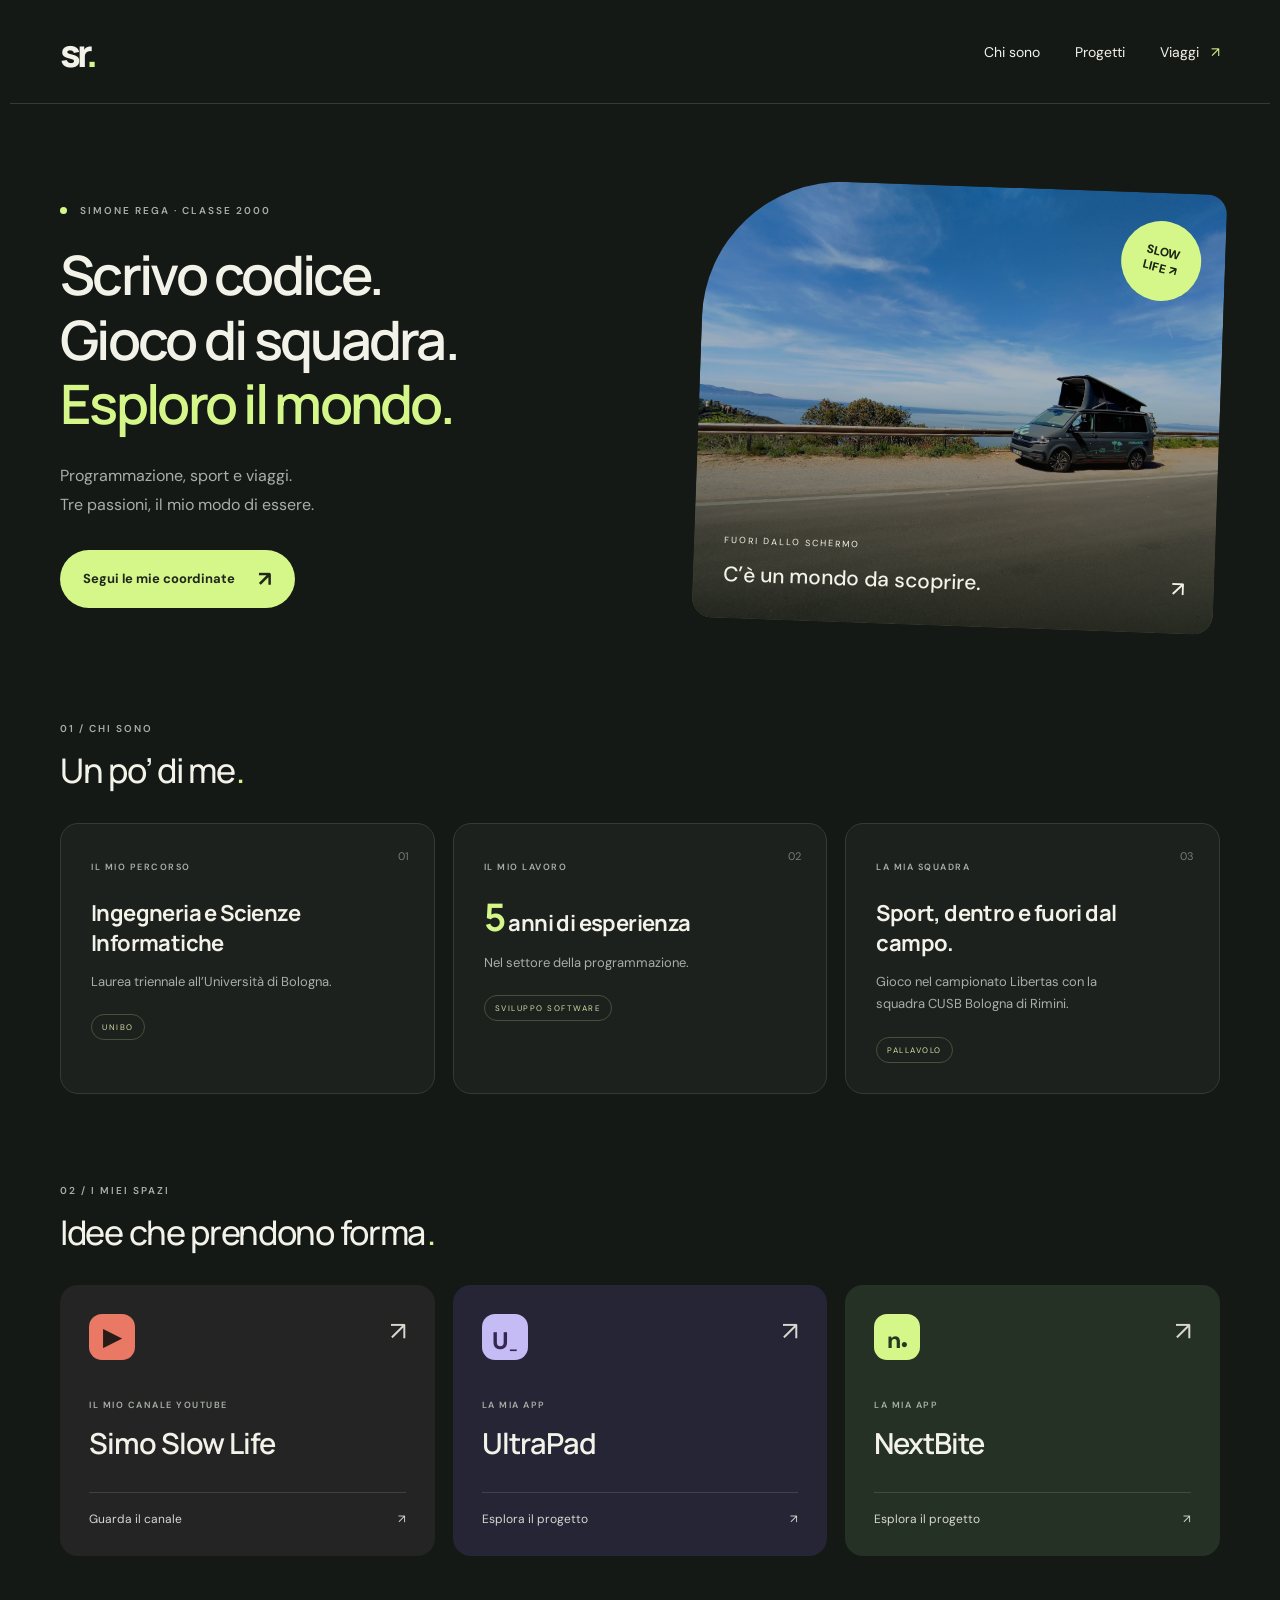
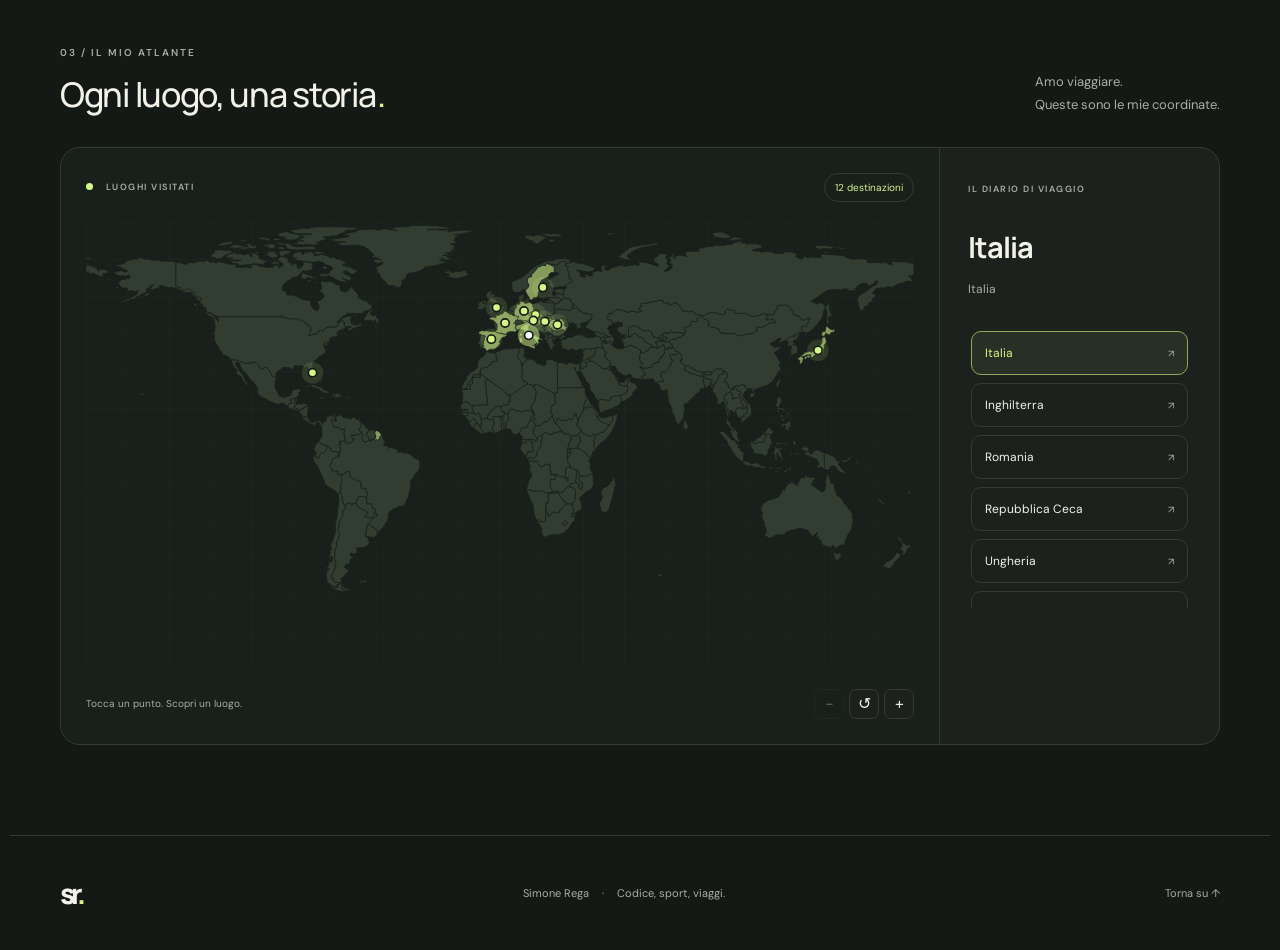
<file: index.html>
<!doctype html>
<html lang="it">
<head>
<meta charset="utf-8"><meta name="viewport" content="width=device-width, initial-scale=1">
<title>Simone Rega — Codice, sport, viaggi</title>
<meta name="description" content="Simone Rega, classe 2000. Programmazione, sport e viaggi. Scopri UltraPad, NextBite e Simo Slow Life.">
<meta name="theme-color" content="#151916">
<link rel="icon" href="assets/img/favicon.png"><link rel="stylesheet" href="assets/css/personal.css">
<script src="assets/js/personal.js" defer></script>
</head>
<body>
<a class="skip" href="#main">Vai al contenuto</a>
<header class="nav wrap"><a class="brand" href="#home" aria-label="Simone Rega, home">sr<span>.</span></a><nav aria-label="Navigazione principale"><a href="#about">Chi sono</a><a href="#projects">Progetti</a><a href="#travel">Viaggi <span>↗</span></a></nav></header>
<main id="main" class="wrap">
<section class="hero" id="home">
<div class="hero-copy"><p class="eyebrow"><span class="dot"></span> SIMONE REGA · CLASSE 2000</p><h1>Scrivo codice.<br>Gioco di squadra.<br><em>Esploro il mondo.</em></h1><p class="intro">Programmazione, sport e viaggi.<br>Tre passioni, il mio modo di essere.</p><a class="button" href="#travel">Segui le mie coordinate <span>↗</span></a></div>
<div class="hero-visual"><img src="assets/img/bg.jpeg" alt="Un camper sulla strada, tra il mare e le montagne" fetchpriority="high"><div class="photo-caption"><span>FUORI DALLO SCHERMO</span><strong>C’è un mondo da scoprire. <span>↗</span></strong></div><span class="photo-stamp" aria-hidden="true">SLOW<br>LIFE ↗</span></div>
</section>
<section id="about" class="about" aria-labelledby="about-title"><div class="section-heading"><p class="eyebrow">01 / CHI SONO</p><h2 id="about-title">Un po’ di me<span>.</span></h2></div><div class="bio-grid"><article class="bio-card"><span class="card-number">01</span><span class="small-label">IL MIO PERCORSO</span><h3>Ingegneria e Scienze Informatiche</h3><p>Laurea triennale all’Università di Bologna.</p><span class="tag">UNIBO</span></article><article class="bio-card"><span class="card-number">02</span><span class="small-label">IL MIO LAVORO</span><h3><span class="big-number">5</span> anni di esperienza</h3><p>Nel settore della programmazione.</p><span class="tag">SVILUPPO SOFTWARE</span></article><article class="bio-card"><span class="card-number">03</span><span class="small-label">LA MIA SQUADRA</span><h3>Sport, dentro e fuori dal campo.</h3><p>Gioco nel campionato Libertas con la squadra CUSB Bologna di Rimini.</p><span class="tag">PALLAVOLO</span></article></div></section>
<section id="projects" class="projects" aria-labelledby="projects-title"><div class="section-heading"><p class="eyebrow">02 / I MIEI SPAZI</p><h2 id="projects-title">Idee che prendono forma<span>.</span></h2></div><div class="project-grid"><a class="project-card youtube" href="https://www.youtube.com/@SimoSlowLife" target="_blank" rel="noopener noreferrer"><div class="card-top"><span class="project-icon" aria-hidden="true">▶</span><span class="out-arrow">↗</span></div><span class="small-label">IL MIO CANALE YOUTUBE</span><h3>Simo Slow Life</h3><span class="project-cta">Guarda il canale <span>↗</span></span></a><a class="project-card ultrapad" href="https://github.com/SimoRega/UltraPad" target="_blank" rel="noopener noreferrer"><div class="card-top"><span class="project-icon" aria-hidden="true">U<span>_</span></span><span class="out-arrow">↗</span></div><span class="small-label">LA MIA APP</span><h3>UltraPad</h3><span class="project-cta">Esplora il progetto <span>↗</span></span></a><a class="project-card nextbite" href="https://github.com/SimoRega/NextBite" target="_blank" rel="noopener noreferrer"><div class="card-top"><span class="project-icon" aria-hidden="true">n<span>●</span></span><span class="out-arrow">↗</span></div><span class="small-label">LA MIA APP</span><h3>NextBite</h3><span class="project-cta">Esplora il progetto <span>↗</span></span></a></div></section>
<section id="travel" class="travel" aria-labelledby="travel-title"><div class="section-heading travel-heading"><div><p class="eyebrow">03 / IL MIO ATLANTE</p><h2 id="travel-title">Ogni luogo, una storia<span>.</span></h2></div><p>Amo viaggiare.<br>Queste sono le mie coordinate.</p></div><div class="atlas"><div class="map-panel"><div class="map-top"><span class="small-label"><span class="dot"></span> LUOGHI VISITATI</span><span id="place-count">—</span></div><div class="map-viewport" id="map-viewport" aria-label="Mappa dei luoghi visitati"><svg id="travel-map" viewBox="0 0 1000 540" role="group" aria-label="Mappa del mondo con destinazioni selezionabili"><defs><pattern id="grid" width="50" height="45" patternUnits="userSpaceOnUse"><path d="M50 0H0V45" fill="none" stroke="#ffffff" stroke-opacity=".04"/></pattern></defs><rect width="1000" height="540" fill="url(#grid)"/><g id="map-land"></g><g id="map-pins"></g></svg></div><div class="map-bottom"><span>Tocca un punto. Scopri un luogo.</span><div class="map-controls" aria-label="Controlli mappa"><button id="zoom-out" aria-label="Riduci zoom">−</button><button id="zoom-reset" aria-label="Mostra tutto il mondo">↺</button><button id="zoom-in" aria-label="Aumenta zoom">+</button></div></div></div><aside class="destination-panel"><span class="small-label">IL DIARIO DI VIAGGIO</span><div id="destination-detail" aria-live="polite"><h3>Le mie tappe</h3><p>Seleziona una destinazione sulla mappa.</p></div><div id="destination-list" class="destination-list" aria-label="Destinazioni visitate"></div><p id="map-status" role="status">Caricamento delle destinazioni…</p></aside></div><noscript><p>Attiva JavaScript per esplorare le destinazioni sulla mappa.</p></noscript></section>
</main><footer class="wrap"><a class="brand" href="#home">sr<span>.</span></a><p>Simone Rega <span>·</span> Codice, sport, viaggi.</p><a href="#home">Torna su ↑</a></footer>
</body></html>
</file>
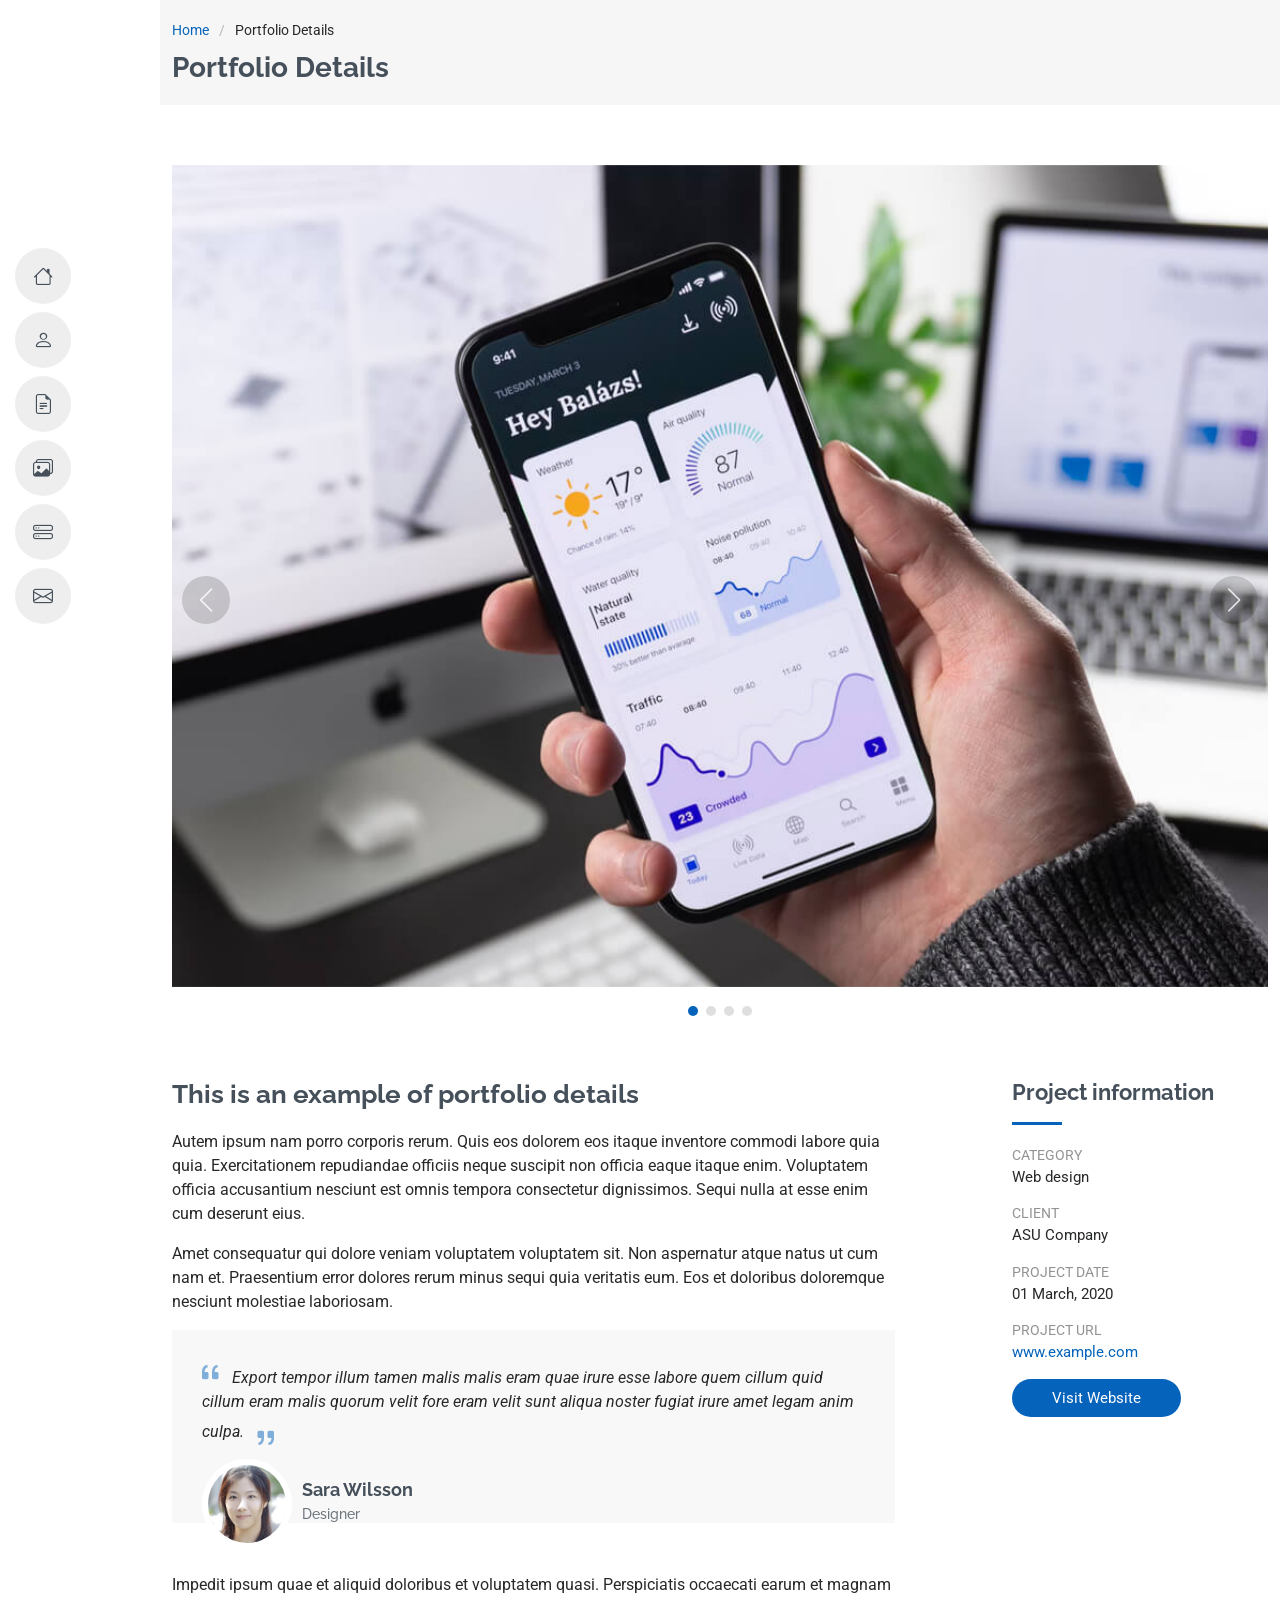
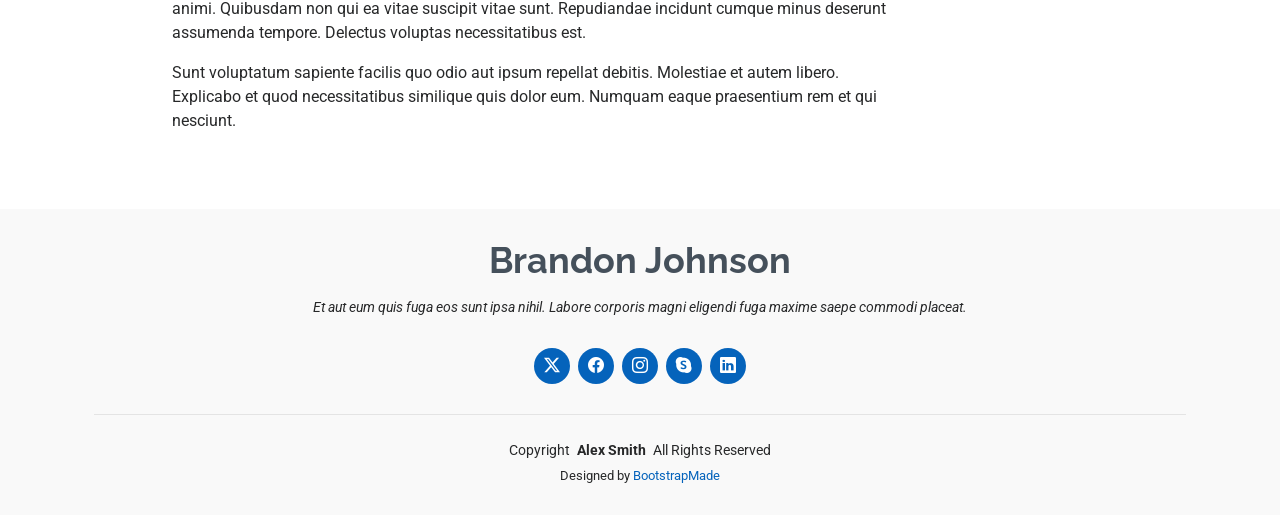
<file: portfolio-details.html>
<!DOCTYPE html>
<html lang="en">

<head>
  <meta charset="utf-8">
  <meta content="width=device-width, initial-scale=1.0" name="viewport">
  <title>Portfolio Details - MyResume Bootstrap Template</title>
  <meta content="" name="description">
  <meta content="" name="keywords">

  <!-- Favicons -->
  <link href="assets/img/favicon.png" rel="icon">
  <link href="assets/img/apple-touch-icon.png" rel="apple-touch-icon">

  <!-- Fonts -->
  <link href="https://fonts.googleapis.com" rel="preconnect">
  <link href="https://fonts.gstatic.com" rel="preconnect" crossorigin>
  <link href="https://fonts.googleapis.com/css2?family=Roboto:ital,wght@0,100;0,300;0,400;0,500;0,700;0,900;1,100;1,300;1,400;1,500;1,700;1,900&family=Poppins:ital,wght@0,100;0,200;0,300;0,400;0,500;0,600;0,700;0,800;0,900;1,100;1,200;1,300;1,400;1,500;1,600;1,700;1,800;1,900&family=Raleway:ital,wght@0,100;0,200;0,300;0,400;0,500;0,600;0,700;0,800;0,900;1,100;1,200;1,300;1,400;1,500;1,600;1,700;1,800;1,900&display=swap" rel="stylesheet">

  <!-- Vendor CSS Files -->
  <link href="assets/vendor/bootstrap/css/bootstrap.min.css" rel="stylesheet">
  <link href="assets/vendor/bootstrap-icons/bootstrap-icons.css" rel="stylesheet">
  <link href="assets/vendor/aos/aos.css" rel="stylesheet">
  <link href="assets/vendor/glightbox/css/glightbox.min.css" rel="stylesheet">
  <link href="assets/vendor/swiper/swiper-bundle.min.css" rel="stylesheet">

  <!-- Main CSS File -->
  <link href="assets/css/main.css" rel="stylesheet">

  <!-- =======================================================
  * Template Name: MyResume
  * Template URL: https://bootstrapmade.com/free-html-bootstrap-template-my-resume/
  * Updated: Jun 29 2024 with Bootstrap v5.3.3
  * Author: BootstrapMade.com
  * License: https://bootstrapmade.com/license/
  ======================================================== -->
</head>

<body class="portfolio-details-page">

  <header id="header" class="header d-flex flex-column justify-content-center">

    <i class="header-toggle d-xl-none bi bi-list"></i>

    <nav id="navmenu" class="navmenu">
      <ul>
        <li><a href="#hero"><i class="bi bi-house navicon"></i><span>Home</span></a></li>
        <li><a href="#about"><i class="bi bi-person navicon"></i><span>About</span></a></li>
        <li><a href="#resume"><i class="bi bi-file-earmark-text navicon"></i><span>Resume</span></a></li>
        <li><a href="#portfolio"><i class="bi bi-images navicon"></i><span>Portfolio</span></a></li>
        <li><a href="#services"><i class="bi bi-hdd-stack navicon"></i><span>Services</span></a></li>
        <li><a href="#contact"><i class="bi bi-envelope navicon"></i><span>Contact</span></a></li>
      </ul>
    </nav>

  </header>

  <main class="main">

    <!-- Page Title -->
    <div class="page-title" data-aos="fade">
      <div class="container">
        <nav class="breadcrumbs">
          <ol>
            <li><a href="index.html">Home</a></li>
            <li class="current">Portfolio Details</li>
          </ol>
        </nav>
        <h1>Portfolio Details</h1>
      </div>
    </div><!-- End Page Title -->

    <!-- Portfolio Details Section -->
    <section id="portfolio-details" class="portfolio-details section">

      <div class="container" data-aos="fade-up">

        <div class="portfolio-details-slider swiper init-swiper">
          <script type="application/json" class="swiper-config">
            {
              "loop": true,
              "speed": 600,
              "autoplay": {
                "delay": 5000
              },
              "slidesPerView": "auto",
              "navigation": {
                "nextEl": ".swiper-button-next",
                "prevEl": ".swiper-button-prev"
              },
              "pagination": {
                "el": ".swiper-pagination",
                "type": "bullets",
                "clickable": true
              }
            }
          </script>
          <div class="swiper-wrapper align-items-center">

            <div class="swiper-slide">
              <img src="assets/img/portfolio/app-1.jpg" alt="">
            </div>

            <div class="swiper-slide">
              <img src="assets/img/portfolio/product-1.jpg" alt="">
            </div>

            <div class="swiper-slide">
              <img src="assets/img/portfolio/branding-1.jpg" alt="">
            </div>

            <div class="swiper-slide">
              <img src="assets/img/portfolio/books-1.jpg" alt="">
            </div>

          </div>
          <div class="swiper-button-prev"></div>
          <div class="swiper-button-next"></div>
          <div class="swiper-pagination"></div>
        </div>

        <div class="row justify-content-between gy-4 mt-4">

          <div class="col-lg-8" data-aos="fade-up">
            <div class="portfolio-description">
              <h2>This is an example of portfolio details</h2>
              <p>
                Autem ipsum nam porro corporis rerum. Quis eos dolorem eos itaque inventore commodi labore quia quia. Exercitationem repudiandae officiis neque suscipit non officia eaque itaque enim. Voluptatem officia accusantium nesciunt est omnis tempora consectetur dignissimos. Sequi nulla at esse enim cum deserunt eius.
              </p>
              <p>
                Amet consequatur qui dolore veniam voluptatem voluptatem sit. Non aspernatur atque natus ut cum nam et. Praesentium error dolores rerum minus sequi quia veritatis eum. Eos et doloribus doloremque nesciunt molestiae laboriosam.
              </p>

              <div class="testimonial-item">
                <p>
                  <i class="bi bi-quote quote-icon-left"></i>
                  <span>Export tempor illum tamen malis malis eram quae irure esse labore quem cillum quid cillum eram malis quorum velit fore eram velit sunt aliqua noster fugiat irure amet legam anim culpa.</span>
                  <i class="bi bi-quote quote-icon-right"></i>
                </p>
                <div>
                  <img src="assets/img/testimonials/testimonials-2.jpg" class="testimonial-img" alt="">
                  <h3>Sara Wilsson</h3>
                  <h4>Designer</h4>
                </div>
              </div>

              <p>
                Impedit ipsum quae et aliquid doloribus et voluptatem quasi. Perspiciatis occaecati earum et magnam animi. Quibusdam non qui ea vitae suscipit vitae sunt. Repudiandae incidunt cumque minus deserunt assumenda tempore. Delectus voluptas necessitatibus est.
              </p>

              <p>
                Sunt voluptatum sapiente facilis quo odio aut ipsum repellat debitis. Molestiae et autem libero. Explicabo et quod necessitatibus similique quis dolor eum. Numquam eaque praesentium rem et qui nesciunt.
              </p>

            </div>
          </div>

          <div class="col-lg-3" data-aos="fade-up" data-aos-delay="100">
            <div class="portfolio-info">
              <h3>Project information</h3>
              <ul>
                <li><strong>Category</strong> Web design</li>
                <li><strong>Client</strong> ASU Company</li>
                <li><strong>Project date</strong> 01 March, 2020</li>
                <li><strong>Project URL</strong> <a href="#">www.example.com</a></li>
                <li><a href="#" class="btn-visit align-self-start">Visit Website</a></li>
              </ul>
            </div>
          </div>

        </div>

      </div>

    </section><!-- /Portfolio Details Section -->

  </main>

  <footer id="footer" class="footer position-relative light-background">
    <div class="container">
      <h3 class="sitename">Brandon Johnson</h3>
      <p>Et aut eum quis fuga eos sunt ipsa nihil. Labore corporis magni eligendi fuga maxime saepe commodi placeat.</p>
      <div class="social-links d-flex justify-content-center">
        <a href=""><i class="bi bi-twitter-x"></i></a>
        <a href=""><i class="bi bi-facebook"></i></a>
        <a href=""><i class="bi bi-instagram"></i></a>
        <a href=""><i class="bi bi-skype"></i></a>
        <a href=""><i class="bi bi-linkedin"></i></a>
      </div>
      <div class="container">
        <div class="copyright">
          <span>Copyright</span> <strong class="px-1 sitename">Alex Smith</strong> <span>All Rights Reserved</span>
        </div>
        <div class="credits">
          <!-- All the links in the footer should remain intact. -->
          <!-- You can delete the links only if you've purchased the pro version. -->
          <!-- Licensing information: https://bootstrapmade.com/license/ -->
          <!-- Purchase the pro version with working PHP/AJAX contact form: [buy-url] -->
          Designed by <a href="https://bootstrapmade.com/">BootstrapMade</a>
        </div>
      </div>
    </div>
  </footer>

  <!-- Scroll Top -->
  <a href="#" id="scroll-top" class="scroll-top d-flex align-items-center justify-content-center"><i class="bi bi-arrow-up-short"></i></a>

  <!-- Preloader -->
  <div id="preloader"></div>

  <!-- Vendor JS Files -->
  <script src="assets/vendor/bootstrap/js/bootstrap.bundle.min.js"></script>
  <script src="assets/vendor/php-email-form/validate.js"></script>
  <script src="assets/vendor/aos/aos.js"></script>
  <script src="assets/vendor/typed.js/typed.umd.js"></script>
  <script src="assets/vendor/purecounter/purecounter_vanilla.js"></script>
  <script src="assets/vendor/waypoints/noframework.waypoints.js"></script>
  <script src="assets/vendor/glightbox/js/glightbox.min.js"></script>
  <script src="assets/vendor/imagesloaded/imagesloaded.pkgd.min.js"></script>
  <script src="assets/vendor/isotope-layout/isotope.pkgd.min.js"></script>
  <script src="assets/vendor/swiper/swiper-bundle.min.js"></script>

  <!-- Main JS File -->
  <script src="assets/js/main.js"></script>

</body>

</html>
</file>
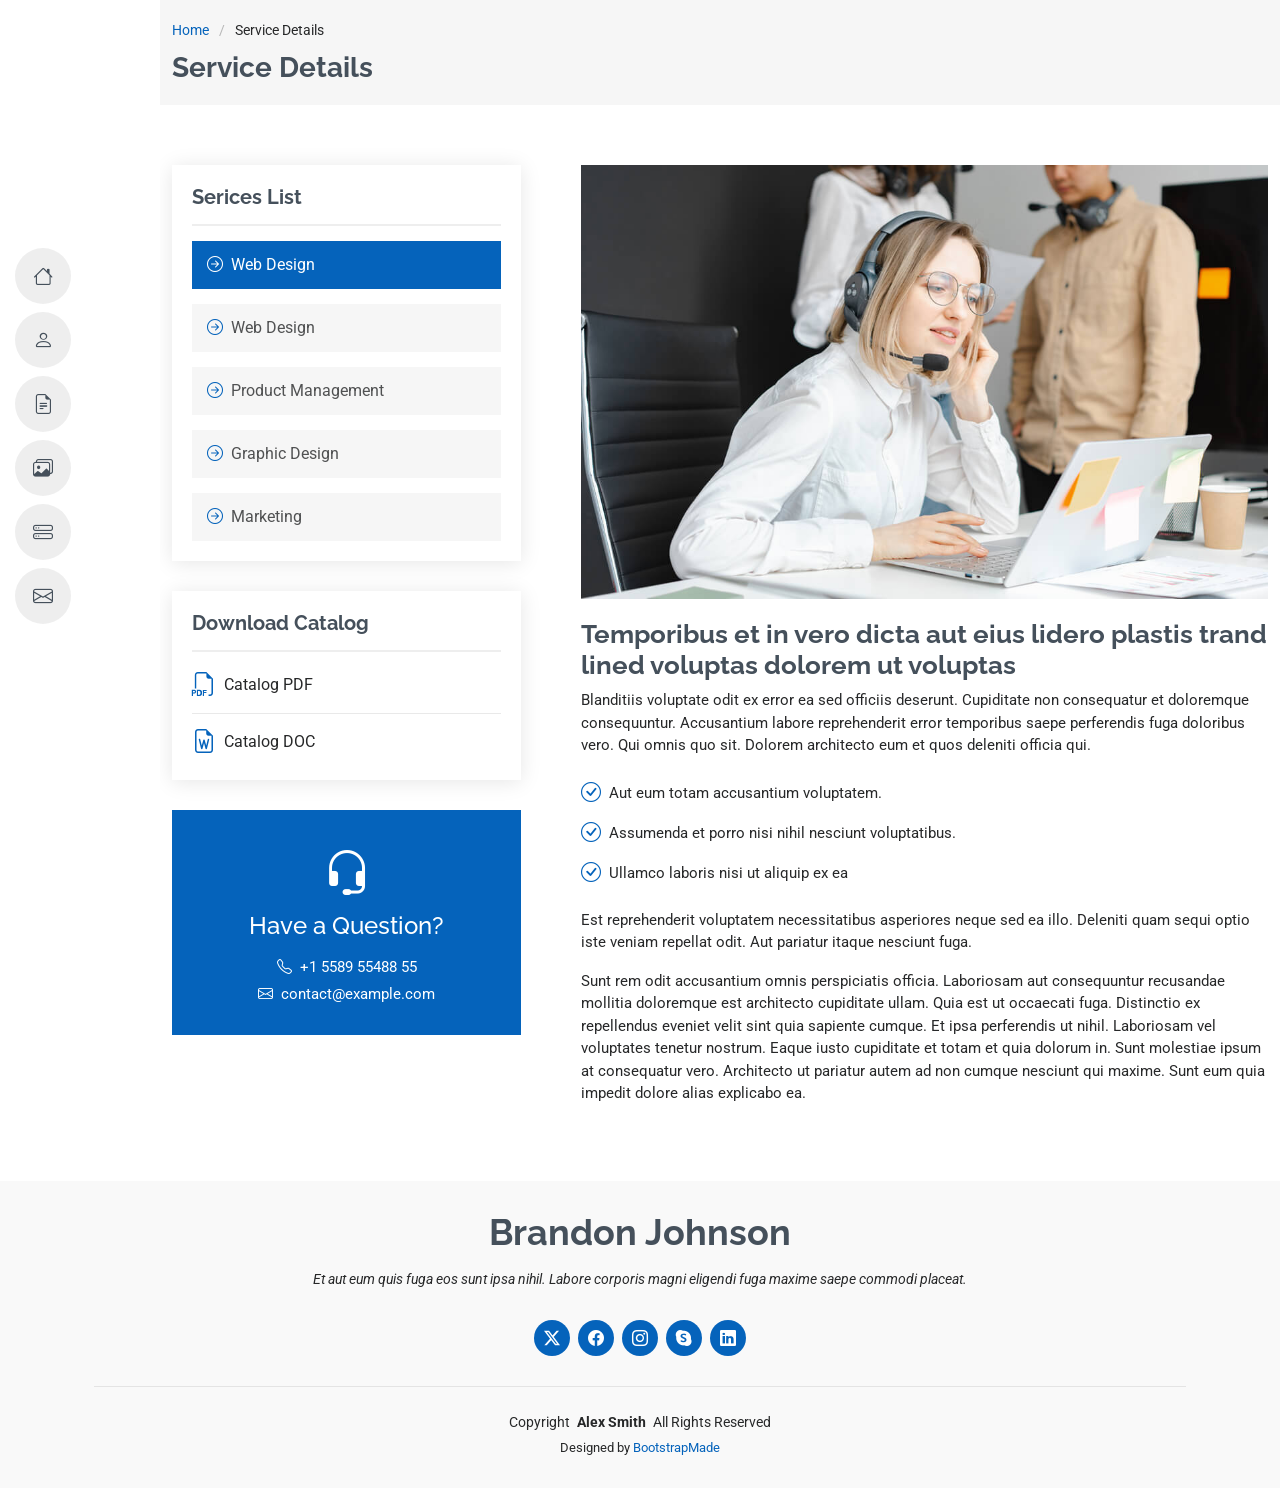
<file: service-details.html>
<!DOCTYPE html>
<html lang="en">

<head>
  <meta charset="utf-8">
  <meta content="width=device-width, initial-scale=1.0" name="viewport">
  <title>Service Details - MyResume Bootstrap Template</title>
  <meta content="" name="description">
  <meta content="" name="keywords">

  <!-- Favicons -->
  <link href="assets/img/favicon.png" rel="icon">
  <link href="assets/img/apple-touch-icon.png" rel="apple-touch-icon">

  <!-- Fonts -->
  <link href="https://fonts.googleapis.com" rel="preconnect">
  <link href="https://fonts.gstatic.com" rel="preconnect" crossorigin>
  <link href="https://fonts.googleapis.com/css2?family=Roboto:ital,wght@0,100;0,300;0,400;0,500;0,700;0,900;1,100;1,300;1,400;1,500;1,700;1,900&family=Poppins:ital,wght@0,100;0,200;0,300;0,400;0,500;0,600;0,700;0,800;0,900;1,100;1,200;1,300;1,400;1,500;1,600;1,700;1,800;1,900&family=Raleway:ital,wght@0,100;0,200;0,300;0,400;0,500;0,600;0,700;0,800;0,900;1,100;1,200;1,300;1,400;1,500;1,600;1,700;1,800;1,900&display=swap" rel="stylesheet">

  <!-- Vendor CSS Files -->
  <link href="assets/vendor/bootstrap/css/bootstrap.min.css" rel="stylesheet">
  <link href="assets/vendor/bootstrap-icons/bootstrap-icons.css" rel="stylesheet">
  <link href="assets/vendor/aos/aos.css" rel="stylesheet">
  <link href="assets/vendor/glightbox/css/glightbox.min.css" rel="stylesheet">
  <link href="assets/vendor/swiper/swiper-bundle.min.css" rel="stylesheet">

  <!-- Main CSS File -->
  <link href="assets/css/main.css" rel="stylesheet">

  <!-- =======================================================
  * Template Name: MyResume
  * Template URL: https://bootstrapmade.com/free-html-bootstrap-template-my-resume/
  * Updated: Jun 29 2024 with Bootstrap v5.3.3
  * Author: BootstrapMade.com
  * License: https://bootstrapmade.com/license/
  ======================================================== -->
</head>

<body class="service-details-page">

  <header id="header" class="header d-flex flex-column justify-content-center">

    <i class="header-toggle d-xl-none bi bi-list"></i>

    <nav id="navmenu" class="navmenu">
      <ul>
        <li><a href="#hero"><i class="bi bi-house navicon"></i><span>Home</span></a></li>
        <li><a href="#about"><i class="bi bi-person navicon"></i><span>About</span></a></li>
        <li><a href="#resume"><i class="bi bi-file-earmark-text navicon"></i><span>Resume</span></a></li>
        <li><a href="#portfolio"><i class="bi bi-images navicon"></i><span>Portfolio</span></a></li>
        <li><a href="#services"><i class="bi bi-hdd-stack navicon"></i><span>Services</span></a></li>
        <li><a href="#contact"><i class="bi bi-envelope navicon"></i><span>Contact</span></a></li>
      </ul>
    </nav>

  </header>

  <main class="main">

    <!-- Page Title -->
    <div class="page-title" data-aos="fade">
      <div class="container">
        <nav class="breadcrumbs">
          <ol>
            <li><a href="index.html">Home</a></li>
            <li class="current">Service Details</li>
          </ol>
        </nav>
        <h1>Service Details</h1>
      </div>
    </div><!-- End Page Title -->

    <!-- Service Details Section -->
    <section id="service-details" class="service-details section">

      <div class="container">

        <div class="row gy-5">

          <div class="col-lg-4" data-aos="fade-up" data-aos-delay="100">

            <div class="service-box">
              <h4>Serices List</h4>
              <div class="services-list">
                <a href="#" class="active"><i class="bi bi-arrow-right-circle"></i><span>Web Design</span></a>
                <a href="#"><i class="bi bi-arrow-right-circle"></i><span>Web Design</span></a>
                <a href="#"><i class="bi bi-arrow-right-circle"></i><span>Product Management</span></a>
                <a href="#"><i class="bi bi-arrow-right-circle"></i><span>Graphic Design</span></a>
                <a href="#"><i class="bi bi-arrow-right-circle"></i><span>Marketing</span></a>
              </div>
            </div><!-- End Services List -->

            <div class="service-box">
              <h4>Download Catalog</h4>
              <div class="download-catalog">
                <a href="#"><i class="bi bi-filetype-pdf"></i><span>Catalog PDF</span></a>
                <a href="#"><i class="bi bi-file-earmark-word"></i><span>Catalog DOC</span></a>
              </div>
            </div><!-- End Services List -->

            <div class="help-box d-flex flex-column justify-content-center align-items-center">
              <i class="bi bi-headset help-icon"></i>
              <h4>Have a Question?</h4>
              <p class="d-flex align-items-center mt-2 mb-0"><i class="bi bi-telephone me-2"></i> <span>+1 5589 55488 55</span></p>
              <p class="d-flex align-items-center mt-1 mb-0"><i class="bi bi-envelope me-2"></i> <a href="mailto:contact@example.com">contact@example.com</a></p>
            </div>

          </div>

          <div class="col-lg-8 ps-lg-5" data-aos="fade-up" data-aos-delay="200">
            <img src="assets/img/services.jpg" alt="" class="img-fluid services-img">
            <h3>Temporibus et in vero dicta aut eius lidero plastis trand lined voluptas dolorem ut voluptas</h3>
            <p>
              Blanditiis voluptate odit ex error ea sed officiis deserunt. Cupiditate non consequatur et doloremque consequuntur. Accusantium labore reprehenderit error temporibus saepe perferendis fuga doloribus vero. Qui omnis quo sit. Dolorem architecto eum et quos deleniti officia qui.
            </p>
            <ul>
              <li><i class="bi bi-check-circle"></i> <span>Aut eum totam accusantium voluptatem.</span></li>
              <li><i class="bi bi-check-circle"></i> <span>Assumenda et porro nisi nihil nesciunt voluptatibus.</span></li>
              <li><i class="bi bi-check-circle"></i> <span>Ullamco laboris nisi ut aliquip ex ea</span></li>
            </ul>
            <p>
              Est reprehenderit voluptatem necessitatibus asperiores neque sed ea illo. Deleniti quam sequi optio iste veniam repellat odit. Aut pariatur itaque nesciunt fuga.
            </p>
            <p>
              Sunt rem odit accusantium omnis perspiciatis officia. Laboriosam aut consequuntur recusandae mollitia doloremque est architecto cupiditate ullam. Quia est ut occaecati fuga. Distinctio ex repellendus eveniet velit sint quia sapiente cumque. Et ipsa perferendis ut nihil. Laboriosam vel voluptates tenetur nostrum. Eaque iusto cupiditate et totam et quia dolorum in. Sunt molestiae ipsum at consequatur vero. Architecto ut pariatur autem ad non cumque nesciunt qui maxime. Sunt eum quia impedit dolore alias explicabo ea.
            </p>
          </div>

        </div>

      </div>

    </section><!-- /Service Details Section -->

  </main>

  <footer id="footer" class="footer position-relative light-background">
    <div class="container">
      <h3 class="sitename">Brandon Johnson</h3>
      <p>Et aut eum quis fuga eos sunt ipsa nihil. Labore corporis magni eligendi fuga maxime saepe commodi placeat.</p>
      <div class="social-links d-flex justify-content-center">
        <a href=""><i class="bi bi-twitter-x"></i></a>
        <a href=""><i class="bi bi-facebook"></i></a>
        <a href=""><i class="bi bi-instagram"></i></a>
        <a href=""><i class="bi bi-skype"></i></a>
        <a href=""><i class="bi bi-linkedin"></i></a>
      </div>
      <div class="container">
        <div class="copyright">
          <span>Copyright</span> <strong class="px-1 sitename">Alex Smith</strong> <span>All Rights Reserved</span>
        </div>
        <div class="credits">
          <!-- All the links in the footer should remain intact. -->
          <!-- You can delete the links only if you've purchased the pro version. -->
          <!-- Licensing information: https://bootstrapmade.com/license/ -->
          <!-- Purchase the pro version with working PHP/AJAX contact form: [buy-url] -->
          Designed by <a href="https://bootstrapmade.com/">BootstrapMade</a>
        </div>
      </div>
    </div>
  </footer>

  <!-- Scroll Top -->
  <a href="#" id="scroll-top" class="scroll-top d-flex align-items-center justify-content-center"><i class="bi bi-arrow-up-short"></i></a>

  <!-- Preloader -->
  <div id="preloader"></div>

  <!-- Vendor JS Files -->
  <script src="assets/vendor/bootstrap/js/bootstrap.bundle.min.js"></script>
  <script src="assets/vendor/php-email-form/validate.js"></script>
  <script src="assets/vendor/aos/aos.js"></script>
  <script src="assets/vendor/typed.js/typed.umd.js"></script>
  <script src="assets/vendor/purecounter/purecounter_vanilla.js"></script>
  <script src="assets/vendor/waypoints/noframework.waypoints.js"></script>
  <script src="assets/vendor/glightbox/js/glightbox.min.js"></script>
  <script src="assets/vendor/imagesloaded/imagesloaded.pkgd.min.js"></script>
  <script src="assets/vendor/isotope-layout/isotope.pkgd.min.js"></script>
  <script src="assets/vendor/swiper/swiper-bundle.min.js"></script>

  <!-- Main JS File -->
  <script src="assets/js/main.js"></script>

</body>

</html>
</file>
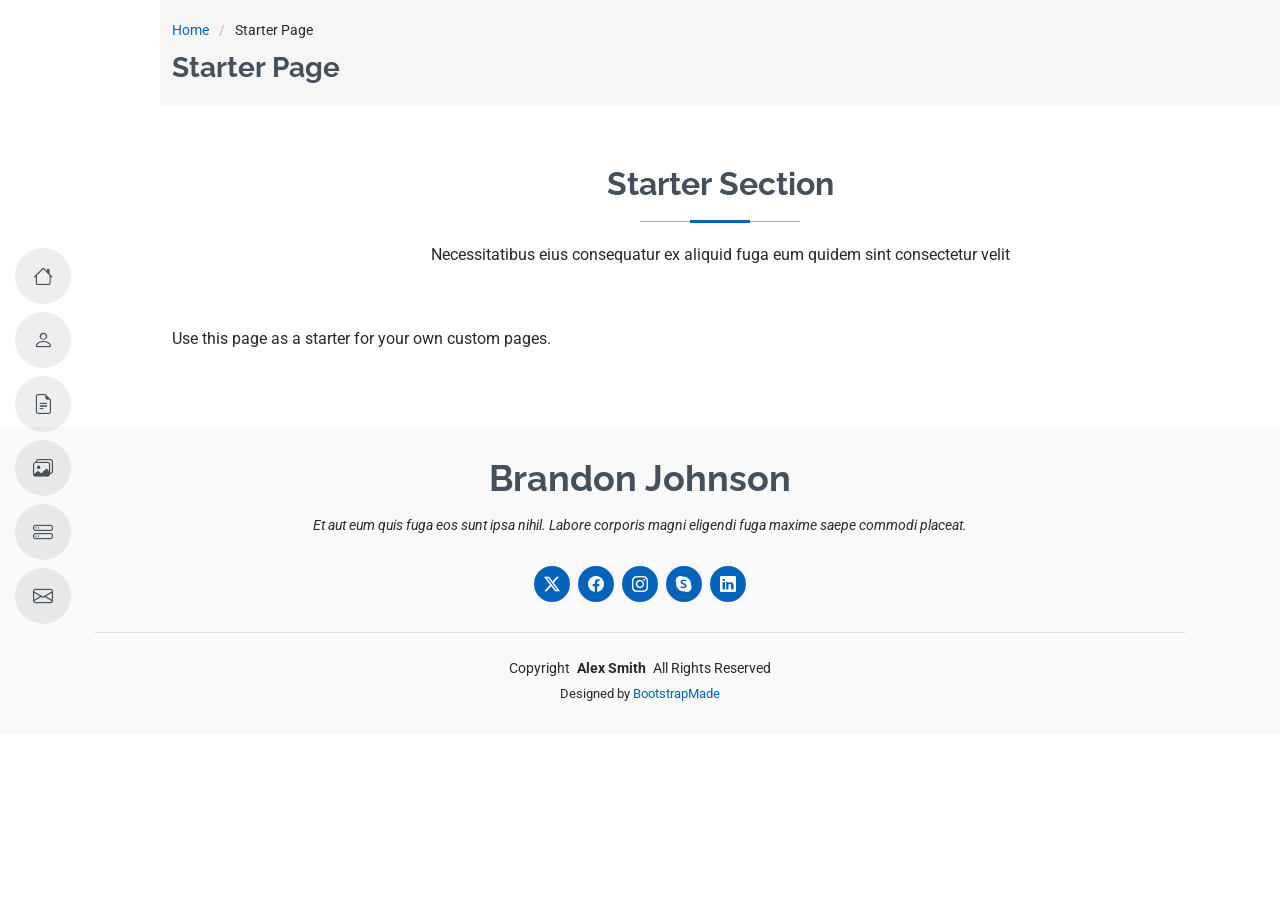
<file: starter-page.html>
<!DOCTYPE html>
<html lang="en">

<head>
  <meta charset="utf-8">
  <meta content="width=device-width, initial-scale=1.0" name="viewport">
  <title>Starter Page - MyResume Bootstrap Template</title>
  <meta content="" name="description">
  <meta content="" name="keywords">

  <!-- Favicons -->
  <link href="assets/img/favicon.png" rel="icon">
  <link href="assets/img/apple-touch-icon.png" rel="apple-touch-icon">

  <!-- Fonts -->
  <link href="https://fonts.googleapis.com" rel="preconnect">
  <link href="https://fonts.gstatic.com" rel="preconnect" crossorigin>
  <link href="https://fonts.googleapis.com/css2?family=Roboto:ital,wght@0,100;0,300;0,400;0,500;0,700;0,900;1,100;1,300;1,400;1,500;1,700;1,900&family=Poppins:ital,wght@0,100;0,200;0,300;0,400;0,500;0,600;0,700;0,800;0,900;1,100;1,200;1,300;1,400;1,500;1,600;1,700;1,800;1,900&family=Raleway:ital,wght@0,100;0,200;0,300;0,400;0,500;0,600;0,700;0,800;0,900;1,100;1,200;1,300;1,400;1,500;1,600;1,700;1,800;1,900&display=swap" rel="stylesheet">

  <!-- Vendor CSS Files -->
  <link href="assets/vendor/bootstrap/css/bootstrap.min.css" rel="stylesheet">
  <link href="assets/vendor/bootstrap-icons/bootstrap-icons.css" rel="stylesheet">
  <link href="assets/vendor/aos/aos.css" rel="stylesheet">
  <link href="assets/vendor/glightbox/css/glightbox.min.css" rel="stylesheet">
  <link href="assets/vendor/swiper/swiper-bundle.min.css" rel="stylesheet">

  <!-- Main CSS File -->
  <link href="assets/css/main.css" rel="stylesheet">

  <!-- =======================================================
  * Template Name: MyResume
  * Template URL: https://bootstrapmade.com/free-html-bootstrap-template-my-resume/
  * Updated: Jun 29 2024 with Bootstrap v5.3.3
  * Author: BootstrapMade.com
  * License: https://bootstrapmade.com/license/
  ======================================================== -->
</head>

<body class="starter-page-page">

  <header id="header" class="header d-flex flex-column justify-content-center">

    <i class="header-toggle d-xl-none bi bi-list"></i>

    <nav id="navmenu" class="navmenu">
      <ul>
        <li><a href="#hero"><i class="bi bi-house navicon"></i><span>Home</span></a></li>
        <li><a href="#about"><i class="bi bi-person navicon"></i><span>About</span></a></li>
        <li><a href="#resume"><i class="bi bi-file-earmark-text navicon"></i><span>Resume</span></a></li>
        <li><a href="#portfolio"><i class="bi bi-images navicon"></i><span>Portfolio</span></a></li>
        <li><a href="#services"><i class="bi bi-hdd-stack navicon"></i><span>Services</span></a></li>
        <li><a href="#contact"><i class="bi bi-envelope navicon"></i><span>Contact</span></a></li>
      </ul>
    </nav>

  </header>

  <main class="main">

    <!-- Page Title -->
    <div class="page-title" data-aos="fade">
      <div class="container">
        <nav class="breadcrumbs">
          <ol>
            <li><a href="index.html">Home</a></li>
            <li class="current">Starter Page</li>
          </ol>
        </nav>
        <h1>Starter Page</h1>
      </div>
    </div><!-- End Page Title -->

    <!-- Starter Section Section -->
    <section id="starter-section" class="starter-section section">

      <!-- Section Title -->
      <div class="container section-title" data-aos="fade-up">
        <h2>Starter Section</h2>
        <p>Necessitatibus eius consequatur ex aliquid fuga eum quidem sint consectetur velit</p>
      </div><!-- End Section Title -->

      <div class="container" data-aos="fade-up">
        <p>Use this page as a starter for your own custom pages.</p>
      </div>

    </section><!-- /Starter Section Section -->

  </main>

  <footer id="footer" class="footer position-relative light-background">
    <div class="container">
      <h3 class="sitename">Brandon Johnson</h3>
      <p>Et aut eum quis fuga eos sunt ipsa nihil. Labore corporis magni eligendi fuga maxime saepe commodi placeat.</p>
      <div class="social-links d-flex justify-content-center">
        <a href=""><i class="bi bi-twitter-x"></i></a>
        <a href=""><i class="bi bi-facebook"></i></a>
        <a href=""><i class="bi bi-instagram"></i></a>
        <a href=""><i class="bi bi-skype"></i></a>
        <a href=""><i class="bi bi-linkedin"></i></a>
      </div>
      <div class="container">
        <div class="copyright">
          <span>Copyright</span> <strong class="px-1 sitename">Alex Smith</strong> <span>All Rights Reserved</span>
        </div>
        <div class="credits">
          <!-- All the links in the footer should remain intact. -->
          <!-- You can delete the links only if you've purchased the pro version. -->
          <!-- Licensing information: https://bootstrapmade.com/license/ -->
          <!-- Purchase the pro version with working PHP/AJAX contact form: [buy-url] -->
          Designed by <a href="https://bootstrapmade.com/">BootstrapMade</a>
        </div>
      </div>
    </div>
  </footer>

  <!-- Scroll Top -->
  <a href="#" id="scroll-top" class="scroll-top d-flex align-items-center justify-content-center"><i class="bi bi-arrow-up-short"></i></a>

  <!-- Preloader -->
  <div id="preloader"></div>

  <!-- Vendor JS Files -->
  <script src="assets/vendor/bootstrap/js/bootstrap.bundle.min.js"></script>
  <script src="assets/vendor/php-email-form/validate.js"></script>
  <script src="assets/vendor/aos/aos.js"></script>
  <script src="assets/vendor/typed.js/typed.umd.js"></script>
  <script src="assets/vendor/purecounter/purecounter_vanilla.js"></script>
  <script src="assets/vendor/waypoints/noframework.waypoints.js"></script>
  <script src="assets/vendor/glightbox/js/glightbox.min.js"></script>
  <script src="assets/vendor/imagesloaded/imagesloaded.pkgd.min.js"></script>
  <script src="assets/vendor/isotope-layout/isotope.pkgd.min.js"></script>
  <script src="assets/vendor/swiper/swiper-bundle.min.js"></script>

  <!-- Main JS File -->
  <script src="assets/js/main.js"></script>

</body>

</html>
</file>
<file: assets/css/personal.css>
@import url('https://fonts.googleapis.com/css2?family=DM+Sans:wght@400;500;600;700&family=Manrope:wght@400;500;600;700;800&display=swap');
:root{color-scheme:dark;--bg:#151916;--surface:#1c211d;--text:#f2f2e9;--muted:#a7afa7;--lime:#d5f78a;--line:#343b33}*{box-sizing:border-box}html{scroll-behavior:smooth;scroll-padding-top:30px}body{margin:0;background:var(--bg);color:var(--text);font-family:'DM Sans',sans-serif;-webkit-font-smoothing:antialiased}a{color:inherit;text-decoration:none}button{font:inherit}a,button{-webkit-tap-highlight-color:transparent}a:focus-visible,button:focus-visible,[role=button]:focus-visible{outline:2px solid var(--lime);outline-offset:6px}.wrap{max-width:1260px;margin:0 auto;padding:0 50px}.nav{height:104px;display:flex;justify-content:space-between;align-items:center;border-bottom:1px solid var(--line)}.brand{font-family:Manrope,sans-serif;font-size:38px;font-weight:800;letter-spacing:-4px}.brand span,h2>span{color:var(--lime)}nav{display:flex;gap:35px;font-size:14px}nav a:hover{color:var(--lime)}nav span{color:var(--lime);margin-left:8px}.hero{display:grid;grid-template-columns:1.13fr 1fr;gap:50px;align-items:center;padding:82px 0 96px}.eyebrow,.small-label{font-size:10px;font-weight:600;letter-spacing:2px}.eyebrow{color:var(--muted);margin:0 0 25px}.dot{display:inline-block;width:7px;height:7px;border-radius:50%;background:var(--lime);margin-right:9px}.hero h1{font-family:Manrope,sans-serif;font-size:clamp(40px,4.25vw,58px);font-weight:600;letter-spacing:-2.7px;line-height:1.18;margin:0 0 27px;white-space:nowrap}.hero em{font-style:normal;color:var(--lime)}.intro{font-size:16px;line-height:1.8;color:var(--muted);margin-bottom:30px}.button{display:inline-flex;align-items:center;gap:23px;background:var(--lime);color:#20271b;border-radius:30px;padding:15px 23px;font-size:13px;font-weight:700;transition:transform .2s}.button:hover{transform:translateY(-3px)}.button span{font-size:21px}.hero-visual{position:relative;height:440px;border-radius:140px 20px 20px 20px;overflow:hidden;transform:rotate(2deg)}.hero-visual img{height:100%;width:100%;object-fit:cover;object-position:59% center}.hero-visual:after{content:'';position:absolute;inset:0;background:linear-gradient(transparent 45%,#101710c9)}.photo-caption{position:absolute;bottom:30px;left:30px;right:30px;z-index:1}.photo-caption>span{font-size:9px;letter-spacing:2px}.photo-caption strong{display:block;margin-top:12px;font-size:21px;font-weight:500}.photo-caption strong span{float:right}.photo-stamp{position:absolute;top:28px;right:24px;color:#1b2413;background:var(--lime);border-radius:50%;width:80px;height:80px;display:grid;place-content:center;line-height:1.3;text-align:center;font-size:12px;font-weight:800;transform:rotate(12deg);z-index:1}.section-heading{margin-bottom:30px}.section-heading .eyebrow{margin-bottom:12px}h2{font-family:Manrope,sans-serif;font-size:34px;letter-spacing:-1.3px;font-weight:500;margin:0}h2>span{margin-left:2px}.bio-grid,.project-grid{display:grid;grid-template-columns:repeat(3,1fr);gap:18px}.bio-card{position:relative;padding:30px;border:1px solid var(--line);border-radius:18px;min-height:263px;background:var(--surface)}.card-number{position:absolute;right:25px;top:25px;font-size:11px;color:#747e72}.small-label{color:var(--muted);font-size:9px;letter-spacing:1.5px}.bio-card h3{font-family:Manrope,sans-serif;font-size:22px;letter-spacing:-.6px;line-height:1.35;margin:24px 0 12px;max-width:260px}.bio-card p{color:var(--muted);font-size:13px;line-height:1.7;max-width:260px}.tag{display:inline-block;margin-top:8px;font-size:8px;letter-spacing:1.5px;border:1px solid #46513b;border-radius:20px;padding:7px 10px;color:#d5dda8}.big-number{font-size:38px;color:var(--lime);line-height:.9}.projects,.travel{padding-top:90px}.project-card{padding:28px;border-radius:18px;position:relative;overflow:hidden;transition:transform .25s,border-color .25s;border:1px solid transparent;background:#252424}.project-card:hover{transform:translateY(-6px);border-color:var(--lime)}.ultrapad{background:#262535}.nextbite{background:#263126}.card-top{display:flex;justify-content:space-between;align-items:start;margin-bottom:32px}.project-icon{height:46px;width:46px;display:grid;place-content:center;border-radius:13px;background:#e97965;color:#271c18;font-size:23px;font-weight:800}.ultrapad .project-icon{background:#c5bbf5;color:#342750;font-size:24px}.nextbite .project-icon{background:var(--lime);color:#243920}.project-icon span{display:inline;font-size:12px}.ultrapad .project-icon,.nextbite .project-icon{display:block;text-align:center;padding-top:7px}.out-arrow{font-size:26px;color:#d8d8d0}.project-card h3{font-size:29px;letter-spacing:-1px;font-family:Manrope,sans-serif;font-weight:600;margin:10px 0 29px}.project-cta{border-top:1px solid #ffffff20;padding-top:18px;display:flex;justify-content:space-between;font-size:12px;color:#d6d8d2}.travel-heading{display:flex;justify-content:space-between;align-items:end}.travel-heading>p{font-size:13px;line-height:1.8;color:var(--muted);margin:0}.atlas{display:grid;grid-template-columns:1fr 280px;border:1px solid var(--line);border-radius:20px;overflow:hidden;background:var(--surface)}.map-panel{background:#19201b;min-width:0;padding:25px;display:flex;flex-direction:column;justify-content:space-between}.map-top,.map-bottom{display:flex;align-items:center;justify-content:space-between;gap:10px}#place-count{border:1px solid var(--line);padding:7px 10px;border-radius:30px;color:var(--lime);font-size:10px}.map-viewport{overflow:hidden;aspect-ratio:1000/540;width:100%;margin:20px 0}#travel-map{width:100%;height:100%;display:block}.land{fill:#303d30;stroke:#19201b;stroke-width:.7;vector-effect:non-scaling-stroke}.pin{cursor:pointer;outline:none}.pin .halo{fill:var(--lime);opacity:.12}.pin .core{fill:var(--lime);stroke:#151916;stroke-width:2}.pin:hover .halo,.pin:focus .halo,.pin[aria-pressed=true] .halo{opacity:.5}.pin[aria-pressed=true] .core{fill:white}.map-bottom>span{font-size:10px;color:var(--muted)}.map-controls{display:flex;gap:5px}.map-controls button{width:30px;height:30px;border:1px solid var(--line);background:var(--surface);color:var(--text);border-radius:7px;cursor:pointer}.map-controls button:disabled{opacity:.3;cursor:default}.destination-panel{padding:28px;border-left:1px solid var(--line)}.destination-panel h3{font-family:Manrope,sans-serif;font-size:29px;letter-spacing:-1px;margin:30px 0 6px}.destination-panel p{font-size:12px;line-height:1.8;color:var(--muted)}.destination-list{display:grid;gap:8px;margin-top:28px}.destination-list button{display:flex;justify-content:space-between;gap:10px;align-items:center;border:1px solid var(--line);border-radius:10px;padding:13px;background:transparent;color:var(--text);text-align:left;cursor:pointer;font-size:12px}.destination-list button[aria-pressed=true]{background:#d5f78a10;border-color:#8caa5c;color:var(--lime)}.destination-list button span{color:var(--muted);font-size:10px}#map-status{font-size:11px}footer{display:flex;align-items:center;justify-content:space-between;margin-top:90px!important;height:115px;border-top:1px solid var(--line);color:var(--muted);font-size:11px}footer .brand{color:var(--text);font-size:28px}footer p span{padding:0 10px}.skip{position:absolute;top:-100px;left:20px;background:var(--lime);color:var(--bg);padding:15px;z-index:10}.skip:focus{top:15px}@media(min-width:1500px){.hero h1{font-size:58px}}@media(max-width:1000px){.wrap{padding:0 30px}.hero{gap:25px}.hero h1{font-size:42px;letter-spacing:-2px}.hero-visual{height:390px}.bio-card{padding:24px}.atlas{grid-template-columns:1fr 240px}.destination-panel{padding:23px}}@media(max-width:760px){.wrap{padding:0 22px}.nav{height:85px}nav{gap:20px;font-size:12px}.hero{grid-template-columns:1fr;padding:50px 0 60px;gap:38px}.hero h1{font-size:clamp(32px,7.8vw,54px);letter-spacing:-1.6px}.hero-visual{height:340px;margin:0 4px;transform:rotate(1deg);border-top-left-radius:110px}.hero .eyebrow{font-size:9px}.bio-grid,.project-grid{grid-template-columns:1fr}.bio-card{min-height:auto;padding:26px}.bio-card h3{max-width:100%}.bio-card p{max-width:100%}.projects,.travel{padding-top:60px}h2{font-size:29px}.project-card{padding:26px}.card-top{margin-bottom:22px}.travel-heading{display:block}.travel-heading>p{margin-top:18px}.atlas{grid-template-columns:1fr}.map-panel{padding:18px}.destination-panel{border-left:0;border-top:1px solid var(--line);padding:24px}.destination-panel h3{margin-top:18px}.destination-list{grid-template-columns:repeat(2,1fr);margin-top:20px}.destination-list button{flex-wrap:wrap}.map-bottom>span{max-width:170px;line-height:1.6}footer{margin-top:55px!important;flex-wrap:wrap;gap:15px;height:auto;padding-top:25px!important;padding-bottom:25px!important}footer p{font-size:10px}}@media(prefers-reduced-motion:reduce){html{scroll-behavior:auto}*,*:before,*:after{transition:none!important}}

.land.visited{fill:#849b5c}.destination-list{max-height:280px;overflow:auto;padding:3px}.destination-panel{min-width:0}
</file>
<file: assets/css/main.css>
/**
* Template Name: MyResume
* Template URL: https://bootstrapmade.com/free-html-bootstrap-template-my-resume/
* Updated: Jun 29 2024 with Bootstrap v5.3.3
* Author: BootstrapMade.com
* License: https://bootstrapmade.com/license/
*/

/*--------------------------------------------------------------
# Font & Color Variables
# Help: https://bootstrapmade.com/color-system/
--------------------------------------------------------------*/
/* Fonts */
:root {
  --default-font: "Roboto",  system-ui, -apple-system, "Segoe UI", Roboto, "Helvetica Neue", Arial, "Noto Sans", "Liberation Sans", sans-serif, "Apple Color Emoji", "Segoe UI Emoji", "Segoe UI Symbol", "Noto Color Emoji";
  --heading-font: "Raleway",  sans-serif;
  --nav-font: "Poppins",  sans-serif;
}

/* Global Colors - The following color variables are used throughout the website. Updating them here will change the color scheme of the entire website */
:root { 
  --background-color: #ffffff; /* Background color for the entire website, including individual sections */
  --default-color: #272829; /* Default color used for the majority of the text content across the entire website */
  --heading-color: #45505b; /* Color for headings, subheadings and title throughout the website */
  --accent-color: #0563bb; /* Accent color that represents your brand on the website. It's used for buttons, links, and other elements that need to stand out */
  --surface-color: #ffffff; /* The surface color is used as a background of boxed elements within sections, such as cards, icon boxes, or other elements that require a visual separation from the global background. */
  --contrast-color: #ffffff; /* Contrast color for text, ensuring readability against backgrounds of accent, heading, or default colors. */
}

/* Nav Menu Colors - The following color variables are used specifically for the navigation menu. They are separate from the global colors to allow for more customization options */
:root {
  --nav-color: #45505b;  /* The default color of the main navmenu links */
  --nav-hover-color: #0563bb; /* Applied to main navmenu links when they are hovered over or active */
  --nav-mobile-background-color: #ffffff; /* Used as the background color for mobile navigation menu */
  --nav-dropdown-background-color: #ffffff; /* Used as the background color for dropdown items that appear when hovering over primary navigation items */
  --nav-dropdown-color: #212529; /* Used for navigation links of the dropdown items in the navigation menu. */
  --nav-dropdown-hover-color: #0563bb; /* Similar to --nav-hover-color, this color is applied to dropdown navigation links when they are hovered over. */
}

/* Color Presets - These classes override global colors when applied to any section or element, providing reuse of the sam color scheme. */

.light-background {
  --background-color: #f9f9f9;
  --surface-color: #ffffff;
}

.dark-background {
  --background-color: #060606;
  --default-color: #ffffff;
  --heading-color: #ffffff;
  --surface-color: #252525;
  --contrast-color: #ffffff;
}

/* Smooth scroll */
:root {
  scroll-behavior: smooth;
}

/*--------------------------------------------------------------
# General Styling & Shared Classes
--------------------------------------------------------------*/
body {
  color: var(--default-color);
  background-color: var(--background-color);
  font-family: var(--default-font);
}

a {
  color: var(--accent-color);
  text-decoration: none;
  transition: 0.3s;
}

a:hover {
  color: color-mix(in srgb, var(--accent-color), transparent 25%);
  text-decoration: none;
}

h1,
h2,
h3,
h4,
h5,
h6 {
  color: var(--heading-color);
  font-family: var(--heading-font);
}

/* PHP Email Form Messages
------------------------------*/
.php-email-form .error-message {
  display: none;
  background: #df1529;
  color: #ffffff;
  text-align: left;
  padding: 15px;
  margin-bottom: 24px;
  font-weight: 600;
}

.php-email-form .sent-message {
  display: none;
  color: #ffffff;
  background: #059652;
  text-align: center;
  padding: 15px;
  margin-bottom: 24px;
  font-weight: 600;
}

.php-email-form .loading {
  display: none;
  background: var(--surface-color);
  text-align: center;
  padding: 15px;
  margin-bottom: 24px;
}

.php-email-form .loading:before {
  content: "";
  display: inline-block;
  border-radius: 50%;
  width: 24px;
  height: 24px;
  margin: 0 10px -6px 0;
  border: 3px solid var(--accent-color);
  border-top-color: var(--surface-color);
  animation: php-email-form-loading 1s linear infinite;
}

@keyframes php-email-form-loading {
  0% {
    transform: rotate(0deg);
  }

  100% {
    transform: rotate(360deg);
  }
}

/*--------------------------------------------------------------
# Global Header
--------------------------------------------------------------*/
.header {
  color: var(--default-color);
  position: fixed;
  top: 0;
  left: 0;
  bottom: 0;
  padding: 0 15px;
  transition: all ease-in-out 0.3s;
  overflow-y: auto;
  z-index: 997;
  min-width: 200px;
}

@media (max-width: 1199px) {
  .header {
    background-color: var(--background-color);
    border-right: 1px solid color-mix(in srgb, var(--default-color), transparent 90%);
    width: 300px;
    left: -100%;
  }
}

@media (min-width: 1200px) and (max-width: 1600px) {
  .header~main {
    margin-left: 160px;
  }

  .header~main .hero {
    margin-left: -160px;
    width: 100vw;
  }
}

.header.header-show {
  left: 0;
}

.header .header-toggle {
  color: var(--contrast-color);
  background-color: var(--accent-color);
  font-size: 22px;
  display: flex;
  align-items: center;
  justify-content: center;
  width: 40px;
  height: 40px;
  border-radius: 50%;
  cursor: pointer;
  position: fixed;
  top: 15px;
  right: 15px;
  z-index: 9999;
  transition: background-color 0.3s;
}

.header .header-toggle:hover {
  color: var(--contrast-color);
  background-color: color-mix(in srgb, var(--accent-color) 90%, white 15%);
}

/*--------------------------------------------------------------
# Navigation Menu
--------------------------------------------------------------*/
.navmenu {
  padding: 0;
  z-index: 9997;
}

.navmenu ul {
  list-style: none;
  padding: 0 0 20px 0;
  margin: 0;
  width: 140px;
}

.navmenu a,
.navmenu a:focus {
  color: var(--nav-color);
  font-family: var(--nav-font);
  display: flex;
  align-items: center;
  padding: 10px 18px;
  margin-bottom: 8px;
  font-size: 15px;
  border-radius: 50px;
  background: color-mix(in srgb, var(--default-color), transparent 92%);
  height: 56px;
  width: 100%;
  overflow: hidden;
  transition: 0.3s;
}

.navmenu a i,
.navmenu a:focus i {
  font-size: 20px;
}

.navmenu a span,
.navmenu a:focus span {
  padding: 0 5px 0 7px;
}

@media (min-width: 992px) {

  .navmenu a,
  .navmenu a:focus {
    max-width: 56px;
  }

  .navmenu a span,
  .navmenu a:focus span {
    display: none;
  }
}

.navmenu a:hover,
.navmenu .active,
.navmenu .active:focus,
.navmenu li:hover>a {
  color: var(--contrast-color);
  background: var(--nav-hover-color);
}

.navmenu a:hover,
.navmenu li:hover>a {
  max-width: 100%;
  color: var(--contrast-color);
}

.navmenu a:hover span,
.navmenu li:hover>a span {
  display: block;
}

/*--------------------------------------------------------------
# Global Footer
--------------------------------------------------------------*/
.footer {
  color: var(--default-color);
  background-color: var(--background-color);
  font-size: 14px;
  text-align: center;
  padding: 30px 0;
  position: relative;
}

.footer h3 {
  font-size: 36px;
  font-weight: 700;
  position: relative;
  padding: 0;
  margin: 0 0 15px 0;
}

.footer p {
  font-size: 15;
  font-style: italic;
  padding: 0;
  margin: 0 0 30px 0;
}

.footer .social-links {
  margin: 0 0 30px 0;
}

.footer .social-links a {
  font-size: 16px;
  display: flex;
  align-items: center;
  justify-content: center;
  background: var(--accent-color);
  color: var(--contrast-color);
  line-height: 1;
  margin: 0 4px;
  border-radius: 50%;
  text-align: center;
  width: 36px;
  height: 36px;
  transition: 0.3s;
}

.footer .social-links a:hover {
  background: color-mix(in srgb, var(--accent-color), transparent 20%);
  text-decoration: none;
}

.footer .copyright {
  padding-top: 25px;
  border-top: 1px solid color-mix(in srgb, var(--default-color), transparent 90%);
}

.footer .credits {
  font-size: 13px;
  padding-top: 5px;
}

/*--------------------------------------------------------------
# Preloader
--------------------------------------------------------------*/
#preloader {
  position: fixed;
  inset: 0;
  z-index: 999999;
  overflow: hidden;
  background: var(--background-color);
  transition: all 0.6s ease-out;
}

#preloader:before {
  content: "";
  position: fixed;
  top: calc(50% - 30px);
  left: calc(50% - 30px);
  border: 6px solid #ffffff;
  border-color: var(--accent-color) transparent var(--accent-color) transparent;
  border-radius: 50%;
  width: 60px;
  height: 60px;
  animation: animate-preloader 1.5s linear infinite;
}

@keyframes animate-preloader {
  0% {
    transform: rotate(0deg);
  }

  100% {
    transform: rotate(360deg);
  }
}

/*--------------------------------------------------------------
# Scroll Top Button
--------------------------------------------------------------*/
.scroll-top {
  position: fixed;
  visibility: hidden;
  opacity: 0;
  right: 15px;
  bottom: -15px;
  z-index: 99999;
  background-color: var(--accent-color);
  width: 44px;
  height: 44px;
  border-radius: 50px;
  transition: all 0.4s;
}

.scroll-top i {
  font-size: 24px;
  color: var(--contrast-color);
  line-height: 0;
}

.scroll-top:hover {
  background-color: color-mix(in srgb, var(--accent-color), transparent 20%);
  color: var(--contrast-color);
}

.scroll-top.active {
  visibility: visible;
  opacity: 1;
  bottom: 15px;
}

/*--------------------------------------------------------------
# Disable aos animation delay on mobile devices
--------------------------------------------------------------*/
@media screen and (max-width: 768px) {
  [data-aos-delay] {
    transition-delay: 0 !important;
  }
}

/*--------------------------------------------------------------
# Global Page Titles & Breadcrumbs
--------------------------------------------------------------*/
.page-title {
  --background-color: color-mix(in srgb, var(--default-color), transparent 96%);
  color: var(--default-color);
  background-color: var(--background-color);
  padding: 20px 0;
  position: relative;
}

.page-title h1 {
  font-size: 28px;
  font-weight: 700;
  margin: 0;
}

.page-title .breadcrumbs ol {
  display: flex;
  flex-wrap: wrap;
  list-style: none;
  padding: 0 0 10px 0;
  margin: 0;
  font-size: 14px;
  font-weight: 400;
}

.page-title .breadcrumbs ol li+li {
  padding-left: 10px;
}

.page-title .breadcrumbs ol li+li::before {
  content: "/";
  display: inline-block;
  padding-right: 10px;
  color: color-mix(in srgb, var(--default-color), transparent 70%);
}

/*--------------------------------------------------------------
# Global Sections
--------------------------------------------------------------*/
section,
.section {
  color: var(--default-color);
  background-color: var(--background-color);
  padding: 60px 0;
  overflow: clip;
}

/*--------------------------------------------------------------
# Global Section Titles
--------------------------------------------------------------*/
.section-title {
  text-align: center;
  padding-bottom: 60px;
  position: relative;
}

.section-title h2 {
  font-size: 32px;
  font-weight: 700;
  margin-bottom: 20px;
  padding-bottom: 20px;
  position: relative;
}

.section-title h2:before {
  content: "";
  position: absolute;
  display: block;
  width: 160px;
  height: 1px;
  background: color-mix(in srgb, var(--default-color), transparent 60%);
  left: 0;
  right: 0;
  bottom: 1px;
  margin: auto;
}

.section-title h2::after {
  content: "";
  position: absolute;
  display: block;
  width: 60px;
  height: 3px;
  background: var(--accent-color);
  left: 0;
  right: 0;
  bottom: 0;
  margin: auto;
}

.section-title p {
  margin-bottom: 0;
}

/*--------------------------------------------------------------
# Hero Section
--------------------------------------------------------------*/
.hero {
  width: 100%;
  min-height: 100vh;
  position: relative;
  padding: 80px 0;
  display: flex;
  align-items: center;
  justify-content: center;
}

.hero img {
  position: absolute;
  inset: 0;
  display: block;
  width: 100%;
  height: 100%;
  object-fit: cover;
  z-index: 1;
}

.hero:before {
  content: "";
  background: color-mix(in srgb, var(--background-color), transparent 30%);
  position: absolute;
  inset: 0;
  z-index: 2;
}

.hero .container {
  position: relative;
  z-index: 3;
}

.hero h2 {
  margin: 0;
  font-size: 64px;
  font-weight: 700;
}

.hero p {
  margin: 5px 0 0 0;
  font-size: 26px;
}

.hero p span {
  letter-spacing: 1px;
  border-bottom: 2px solid var(--accent-color);
}

.hero .social-links {
  margin-top: 25px;
}

.hero .social-links a {
  font-size: 20px;
  display: inline-block;
  color: color-mix(in srgb, var(--default-color), transparent 30%);
  line-height: 1;
  margin-right: 20px;
  transition: 0.3s;
}

.hero .social-links a:hover {
  color: var(--accent-color);
}

@media (max-width: 768px) {
  .hero h2 {
    font-size: 32px;
  }

  .hero p {
    font-size: 20px;
  }
}

/*--------------------------------------------------------------
# About Section
--------------------------------------------------------------*/
.about .content h2 {
  font-weight: 700;
  font-size: 24px;
}

.about .content ul {
  list-style: none;
  padding: 0;
}

.about .content ul li {
  margin-bottom: 20px;
  display: flex;
  align-items: center;
}

.about .content ul strong {
  margin-right: 10px;
}

.about .content ul i {
  font-size: 16px;
  margin-right: 5px;
  color: var(--accent-color);
  line-height: 0;
}

/*--------------------------------------------------------------
# Stats Section
--------------------------------------------------------------*/
.stats i {
  background-color: var(--accent-color);
  color: var(--contrast-color);
  width: 54px;
  height: 54px;
  font-size: 24px;
  border-radius: 50px;
  display: inline-flex;
  align-items: center;
  justify-content: center;
  position: relative;
  z-index: 1;
}

.stats .stats-item {
  margin-top: 10px;
  width: 100%;
  position: relative;
  text-align: center;
  z-index: 0;
}

.stats .stats-item span {
  font-size: 36px;
  display: block;
  font-weight: 700;
  color: color-mix(in srgb, var(--default-color), transparent 20%);
}

.stats .stats-item p {
  padding: 0;
  margin: 0;
  color: color-mix(in srgb, var(--default-color), transparent 50%);
  font-size: 16px;
}

/*--------------------------------------------------------------
# Skills Section
--------------------------------------------------------------*/
.skills .progress {
  height: 60px;
  display: block;
  background: none;
  border-radius: 0;
}

.skills .progress .skill {
  color: var(--heading-color);
  padding: 0;
  margin: 0 0 6px 0;
  text-transform: uppercase;
  display: block;
  font-weight: 600;
  font-family: var(--heading-font);
}

.skills .progress .skill .val {
  float: right;
  font-style: normal;
}

.skills .progress-bar-wrap {
  background: color-mix(in srgb, var(--default-color), transparent 90%);
  height: 10px;
}

.skills .progress-bar {
  width: 1px;
  height: 10px;
  transition: 0.9s;
  background-color: var(--accent-color);
}

/*--------------------------------------------------------------
# Resume Section
--------------------------------------------------------------*/
.resume .resume-title {
  color: var(--heading-color);
  font-size: 26px;
  font-weight: 700;
  margin-top: 20px;
  margin-bottom: 20px;
}

.resume .resume-item {
  padding: 0 0 20px 20px;
  margin-top: -2px;
  border-left: 2px solid var(--accent-color);
  position: relative;
}

.resume .resume-item h4 {
  line-height: 18px;
  font-size: 18px;
  font-weight: 600;
  text-transform: uppercase;
  color: color-mix(in srgb, var(--default-color), transparent 20%);
  margin-bottom: 10px;
}

.resume .resume-item h5 {
  font-size: 16px;
  padding: 5px 15px;
  display: inline-block;
  font-weight: 600;
  margin-bottom: 10px;
}

.resume .resume-item ul {
  padding-left: 20px;
}

.resume .resume-item ul li {
  padding-bottom: 10px;
}

.resume .resume-item:last-child {
  padding-bottom: 0;
}

.resume .resume-item::before {
  content: "";
  position: absolute;
  width: 16px;
  height: 16px;
  border-radius: 50px;
  left: -9px;
  top: 0;
  background: var(--background-color);
  border: 2px solid var(--accent-color);
}

/*--------------------------------------------------------------
# Portfolio Section
--------------------------------------------------------------*/
.portfolio .portfolio-filters {
  padding: 0;
  margin: 0 auto 20px auto;
  list-style: none;
  text-align: center;
}

.portfolio .portfolio-filters li {
  cursor: pointer;
  display: inline-block;
  padding: 8px 20px 10px 20px;
  margin: 0;
  font-size: 15px;
  font-weight: 500;
  line-height: 1;
  margin-bottom: 5px;
  border-radius: 50px;
  transition: all 0.3s ease-in-out;
  font-family: var(--heading-font);
}

.portfolio .portfolio-filters li:hover,
.portfolio .portfolio-filters li.filter-active {
  color: var(--contrast-color);
  background-color: var(--accent-color);
}

.portfolio .portfolio-filters li:first-child {
  margin-left: 0;
}

.portfolio .portfolio-filters li:last-child {
  margin-right: 0;
}

@media (max-width: 575px) {
  .portfolio .portfolio-filters li {
    font-size: 14px;
    margin: 0 0 10px 0;
  }
}

.portfolio .portfolio-item {
  position: relative;
  overflow: hidden;
}

.portfolio .portfolio-item .portfolio-info {
  opacity: 0;
  position: absolute;
  left: 12px;
  right: 12px;
  bottom: -100%;
  z-index: 3;
  transition: all ease-in-out 0.5s;
  background: color-mix(in srgb, var(--background-color), transparent 10%);
  padding: 15px;
}

.portfolio .portfolio-item .portfolio-info h4 {
  font-size: 18px;
  font-weight: 600;
  padding-right: 50px;
}

.portfolio .portfolio-item .portfolio-info p {
  color: color-mix(in srgb, var(--default-color), transparent 30%);
  font-size: 14px;
  margin-bottom: 0;
  padding-right: 50px;
}

.portfolio .portfolio-item .portfolio-info .preview-link,
.portfolio .portfolio-item .portfolio-info .details-link {
  position: absolute;
  right: 50px;
  font-size: 24px;
  top: calc(50% - 14px);
  color: color-mix(in srgb, var(--default-color), transparent 30%);
  transition: 0.3s;
  line-height: 0;
}

.portfolio .portfolio-item .portfolio-info .preview-link:hover,
.portfolio .portfolio-item .portfolio-info .details-link:hover {
  color: var(--accent-color);
}

.portfolio .portfolio-item .portfolio-info .details-link {
  right: 14px;
  font-size: 28px;
}

.portfolio .portfolio-item:hover .portfolio-info {
  opacity: 1;
  bottom: 0;
}

/*--------------------------------------------------------------
# Services Section
--------------------------------------------------------------*/
.services .service-item {
  background-color: var(--surface-color);
  box-shadow: 0px 5px 90px 0px rgba(0, 0, 0, 0.1);
  height: 100%;
  padding: 60px 30px;
  text-align: center;
  transition: 0.3s;
  border-radius: 5px;
}

.services .service-item .icon {
  margin: 0 auto;
  width: 100px;
  height: 100px;
  display: flex;
  align-items: center;
  justify-content: center;
  transition: ease-in-out 0.3s;
  position: relative;
}

.services .service-item .icon i {
  font-size: 36px;
  transition: 0.5s;
  position: relative;
}

.services .service-item .icon svg {
  position: absolute;
  top: 0;
  left: 0;
}

.services .service-item .icon svg path {
  transition: 0.5s;
  fill: color-mix(in srgb, var(--default-color), transparent 95%);
}

.services .service-item h3 {
  font-weight: 700;
  margin: 10px 0 15px 0;
  font-size: 22px;
}

.services .service-item p {
  line-height: 24px;
  font-size: 14px;
  margin-bottom: 0;
}

.services .service-item:hover {
  box-shadow: 0px 5px 35px 0px rgba(0, 0, 0, 0.1);
}

.services .service-item.item-cyan i {
  color: #0dcaf0;
}

.services .service-item.item-cyan:hover .icon i {
  color: #fff;
}

.services .service-item.item-cyan:hover .icon path {
  fill: #0dcaf0;
}

.services .service-item.item-orange i {
  color: #fd7e14;
}

.services .service-item.item-orange:hover .icon i {
  color: #fff;
}

.services .service-item.item-orange:hover .icon path {
  fill: #fd7e14;
}

.services .service-item.item-teal i {
  color: #20c997;
}

.services .service-item.item-teal:hover .icon i {
  color: #fff;
}

.services .service-item.item-teal:hover .icon path {
  fill: #20c997;
}

.services .service-item.item-red i {
  color: #df1529;
}

.services .service-item.item-red:hover .icon i {
  color: #fff;
}

.services .service-item.item-red:hover .icon path {
  fill: #df1529;
}

.services .service-item.item-indigo i {
  color: #6610f2;
}

.services .service-item.item-indigo:hover .icon i {
  color: #fff;
}

.services .service-item.item-indigo:hover .icon path {
  fill: #6610f2;
}

.services .service-item.item-pink i {
  color: #f3268c;
}

.services .service-item.item-pink:hover .icon i {
  color: #fff;
}

.services .service-item.item-pink:hover .icon path {
  fill: #f3268c;
}

/*--------------------------------------------------------------
# Testimonials Section
--------------------------------------------------------------*/
.testimonials .testimonials-carousel,
.testimonials .testimonials-slider {
  overflow: hidden;
}

.testimonials .testimonial-item .testimonial-content {
  border-left: 3px solid var(--accent-color);
  padding-left: 30px;
}

.testimonials .testimonial-item .testimonial-img {
  border-radius: 50%;
  border: 4px solid var(--background-color);
  margin: 0 auto;
}

.testimonials .testimonial-item h3 {
  font-size: 20px;
  font-weight: bold;
  margin: 10px 0 5px 0;
}

.testimonials .testimonial-item h4 {
  font-size: 14px;
  color: color-mix(in srgb, var(--default-color), transparent 40%);
  margin: 0 0 10px 0;
}

.testimonials .testimonial-item .stars i {
  color: #ffc107;
  margin: 0 1px;
}

.testimonials .testimonial-item .quote-icon-left,
.testimonials .testimonial-item .quote-icon-right {
  color: color-mix(in srgb, var(--accent-color), transparent 50%);
  font-size: 26px;
  line-height: 0;
}

.testimonials .testimonial-item .quote-icon-left {
  display: inline-block;
  left: -5px;
  position: relative;
}

.testimonials .testimonial-item .quote-icon-right {
  display: inline-block;
  right: -5px;
  position: relative;
  top: 10px;
  transform: scale(-1, -1);
}

.testimonials .testimonial-item p {
  font-style: italic;
}

.testimonials .swiper-wrapper {
  height: auto;
}

.testimonials .swiper-pagination {
  margin-top: 30px;
  position: relative;
}

.testimonials .swiper-pagination .swiper-pagination-bullet {
  width: 12px;
  height: 12px;
  background-color: color-mix(in srgb, var(--default-color), transparent 85%);
  opacity: 1;
}

.testimonials .swiper-pagination .swiper-pagination-bullet-active {
  background-color: var(--accent-color);
}

/*--------------------------------------------------------------
# Contact Section
--------------------------------------------------------------*/
.contact .info-item+.info-item {
  margin-top: 40px;
}

.contact .info-item i {
  color: var(--accent-color);
  background: color-mix(in srgb, var(--accent-color), transparent 92%);
  font-size: 20px;
  width: 44px;
  height: 44px;
  display: flex;
  justify-content: center;
  align-items: center;
  border-radius: 50px;
  transition: all 0.3s ease-in-out;
  margin-right: 15px;
}

.contact .info-item h3 {
  padding: 0;
  font-size: 18px;
  font-weight: 700;
  margin-bottom: 5px;
}

.contact .info-item p {
  padding: 0;
  margin-bottom: 0;
  font-size: 14px;
}

.contact .info-item:hover i {
  background: var(--accent-color);
  color: var(--contrast-color);
}

.contact .php-email-form {
  height: 100%;
}

.contact .php-email-form input[type=text],
.contact .php-email-form input[type=email],
.contact .php-email-form textarea {
  font-size: 14px;
  padding: 10px 15px;
  box-shadow: none;
  border-radius: 0;
  color: var(--default-color);
  background-color: color-mix(in srgb, var(--background-color), transparent 50%);
  border-color: color-mix(in srgb, var(--default-color), transparent 80%);
}

.contact .php-email-form input[type=text]:focus,
.contact .php-email-form input[type=email]:focus,
.contact .php-email-form textarea:focus {
  border-color: var(--accent-color);
}

.contact .php-email-form input[type=text]::placeholder,
.contact .php-email-form input[type=email]::placeholder,
.contact .php-email-form textarea::placeholder {
  color: color-mix(in srgb, var(--default-color), transparent 70%);
}

.contact .php-email-form button[type=submit] {
  color: var(--contrast-color);
  background: var(--accent-color);
  border: 0;
  padding: 10px 30px;
  transition: 0.4s;
  border-radius: 50px;
}

.contact .php-email-form button[type=submit]:hover {
  background: color-mix(in srgb, var(--accent-color), transparent 25%);
}

/*--------------------------------------------------------------
# Portfolio Details Section
--------------------------------------------------------------*/
.portfolio-details .portfolio-details-slider img {
  width: 100%;
}

.portfolio-details .swiper-wrapper {
  height: auto;
}

.portfolio-details .swiper-button-prev,
.portfolio-details .swiper-button-next {
  width: 48px;
  height: 48px;
}

.portfolio-details .swiper-button-prev:after,
.portfolio-details .swiper-button-next:after {
  color: rgba(255, 255, 255, 0.8);
  background-color: rgba(0, 0, 0, 0.15);
  font-size: 24px;
  border-radius: 50%;
  width: 48px;
  height: 48px;
  display: flex;
  align-items: center;
  justify-content: center;
  transition: 0.3s;
}

.portfolio-details .swiper-button-prev:hover:after,
.portfolio-details .swiper-button-next:hover:after {
  background-color: rgba(0, 0, 0, 0.3);
}

@media (max-width: 575px) {

  .portfolio-details .swiper-button-prev,
  .portfolio-details .swiper-button-next {
    display: none;
  }
}

.portfolio-details .swiper-pagination {
  margin-top: 20px;
  position: relative;
}

.portfolio-details .swiper-pagination .swiper-pagination-bullet {
  width: 10px;
  height: 10px;
  background-color: color-mix(in srgb, var(--default-color), transparent 85%);
  opacity: 1;
}

.portfolio-details .swiper-pagination .swiper-pagination-bullet-active {
  background-color: var(--accent-color);
}

.portfolio-details .portfolio-info h3 {
  font-size: 22px;
  font-weight: 700;
  margin-bottom: 20px;
  padding-bottom: 20px;
  position: relative;
}

.portfolio-details .portfolio-info h3:after {
  content: "";
  position: absolute;
  display: block;
  width: 50px;
  height: 3px;
  background: var(--accent-color);
  left: 0;
  bottom: 0;
}

.portfolio-details .portfolio-info ul {
  list-style: none;
  padding: 0;
  font-size: 15px;
}

.portfolio-details .portfolio-info ul li {
  display: flex;
  flex-direction: column;
  padding-bottom: 15px;
}

.portfolio-details .portfolio-info ul strong {
  text-transform: uppercase;
  font-weight: 400;
  color: color-mix(in srgb, var(--default-color), transparent 50%);
  font-size: 14px;
}

.portfolio-details .portfolio-info .btn-visit {
  padding: 8px 40px;
  background: var(--accent-color);
  color: var(--contrast-color);
  border-radius: 50px;
  transition: 0.3s;
}

.portfolio-details .portfolio-info .btn-visit:hover {
  background: color-mix(in srgb, var(--accent-color), transparent 20%);
}

.portfolio-details .portfolio-description h2 {
  font-size: 26px;
  font-weight: 700;
  margin-bottom: 20px;
}

.portfolio-details .portfolio-description p {
  padding: 0;
}

.portfolio-details .portfolio-description .testimonial-item {
  padding: 30px 30px 0 30px;
  position: relative;
  background: color-mix(in srgb, var(--default-color), transparent 97%);
  margin-bottom: 50px;
}

.portfolio-details .portfolio-description .testimonial-item .testimonial-img {
  width: 90px;
  border-radius: 50px;
  border: 6px solid var(--background-color);
  float: left;
  margin: 0 10px 0 0;
}

.portfolio-details .portfolio-description .testimonial-item h3 {
  font-size: 18px;
  font-weight: bold;
  margin: 15px 0 5px 0;
  padding-top: 20px;
}

.portfolio-details .portfolio-description .testimonial-item h4 {
  font-size: 14px;
  color: #6c757d;
  margin: 0;
}

.portfolio-details .portfolio-description .testimonial-item .quote-icon-left,
.portfolio-details .portfolio-description .testimonial-item .quote-icon-right {
  color: color-mix(in srgb, var(--accent-color), transparent 50%);
  font-size: 26px;
  line-height: 0;
}

.portfolio-details .portfolio-description .testimonial-item .quote-icon-left {
  display: inline-block;
  left: -5px;
  position: relative;
}

.portfolio-details .portfolio-description .testimonial-item .quote-icon-right {
  display: inline-block;
  right: -5px;
  position: relative;
  top: 10px;
  transform: scale(-1, -1);
}

.portfolio-details .portfolio-description .testimonial-item p {
  font-style: italic;
  margin: 0 0 15px 0 0 0;
  padding: 0;
}

/*--------------------------------------------------------------
# Service Details Section
--------------------------------------------------------------*/
.service-details .service-box {
  padding: 20px;
  box-shadow: 0px 2px 20px rgba(0, 0, 0, 0.1);
}

.service-details .service-box+.service-box {
  margin-top: 30px;
}

.service-details .service-box h4 {
  font-size: 20px;
  font-weight: 700;
  border-bottom: 2px solid color-mix(in srgb, var(--default-color), transparent 92%);
  padding-bottom: 15px;
  margin-bottom: 15px;
}

.service-details .services-list a {
  color: color-mix(in srgb, var(--default-color), transparent 20%);
  background-color: color-mix(in srgb, var(--default-color), transparent 96%);
  display: flex;
  align-items: center;
  padding: 12px 15px;
  margin-top: 15px;
  transition: 0.3s;
}

.service-details .services-list a:first-child {
  margin-top: 0;
}

.service-details .services-list a i {
  font-size: 16px;
  margin-right: 8px;
  color: var(--accent-color);
}

.service-details .services-list a.active {
  color: var(--contrast-color);
  background-color: var(--accent-color);
}

.service-details .services-list a.active i {
  color: var(--contrast-color);
}

.service-details .services-list a:hover {
  background-color: color-mix(in srgb, var(--accent-color), transparent 95%);
  color: var(--accent-color);
}

.service-details .download-catalog a {
  color: var(--default-color);
  display: flex;
  align-items: center;
  padding: 10px 0;
  transition: 0.3s;
  border-top: 1px solid color-mix(in srgb, var(--default-color), transparent 90%);
}

.service-details .download-catalog a:first-child {
  border-top: 0;
  padding-top: 0;
}

.service-details .download-catalog a:last-child {
  padding-bottom: 0;
}

.service-details .download-catalog a i {
  font-size: 24px;
  margin-right: 8px;
  color: var(--accent-color);
}

.service-details .download-catalog a:hover {
  color: var(--accent-color);
}

.service-details .help-box {
  background-color: var(--accent-color);
  color: var(--contrast-color);
  margin-top: 30px;
  padding: 30px 15px;
}

.service-details .help-box .help-icon {
  font-size: 48px;
}

.service-details .help-box h4,
.service-details .help-box a {
  color: var(--contrast-color);
}

.service-details .services-img {
  margin-bottom: 20px;
}

.service-details h3 {
  font-size: 26px;
  font-weight: 700;
}

.service-details p {
  font-size: 15px;
}

.service-details ul {
  list-style: none;
  padding: 0;
  font-size: 15px;
}

.service-details ul li {
  padding: 5px 0;
  display: flex;
  align-items: center;
}

.service-details ul i {
  font-size: 20px;
  margin-right: 8px;
  color: var(--accent-color);
}

/*--------------------------------------------------------------
# Starter Section Section
--------------------------------------------------------------*/
.starter-section {
  /* Add your styles here */
}
</file>
